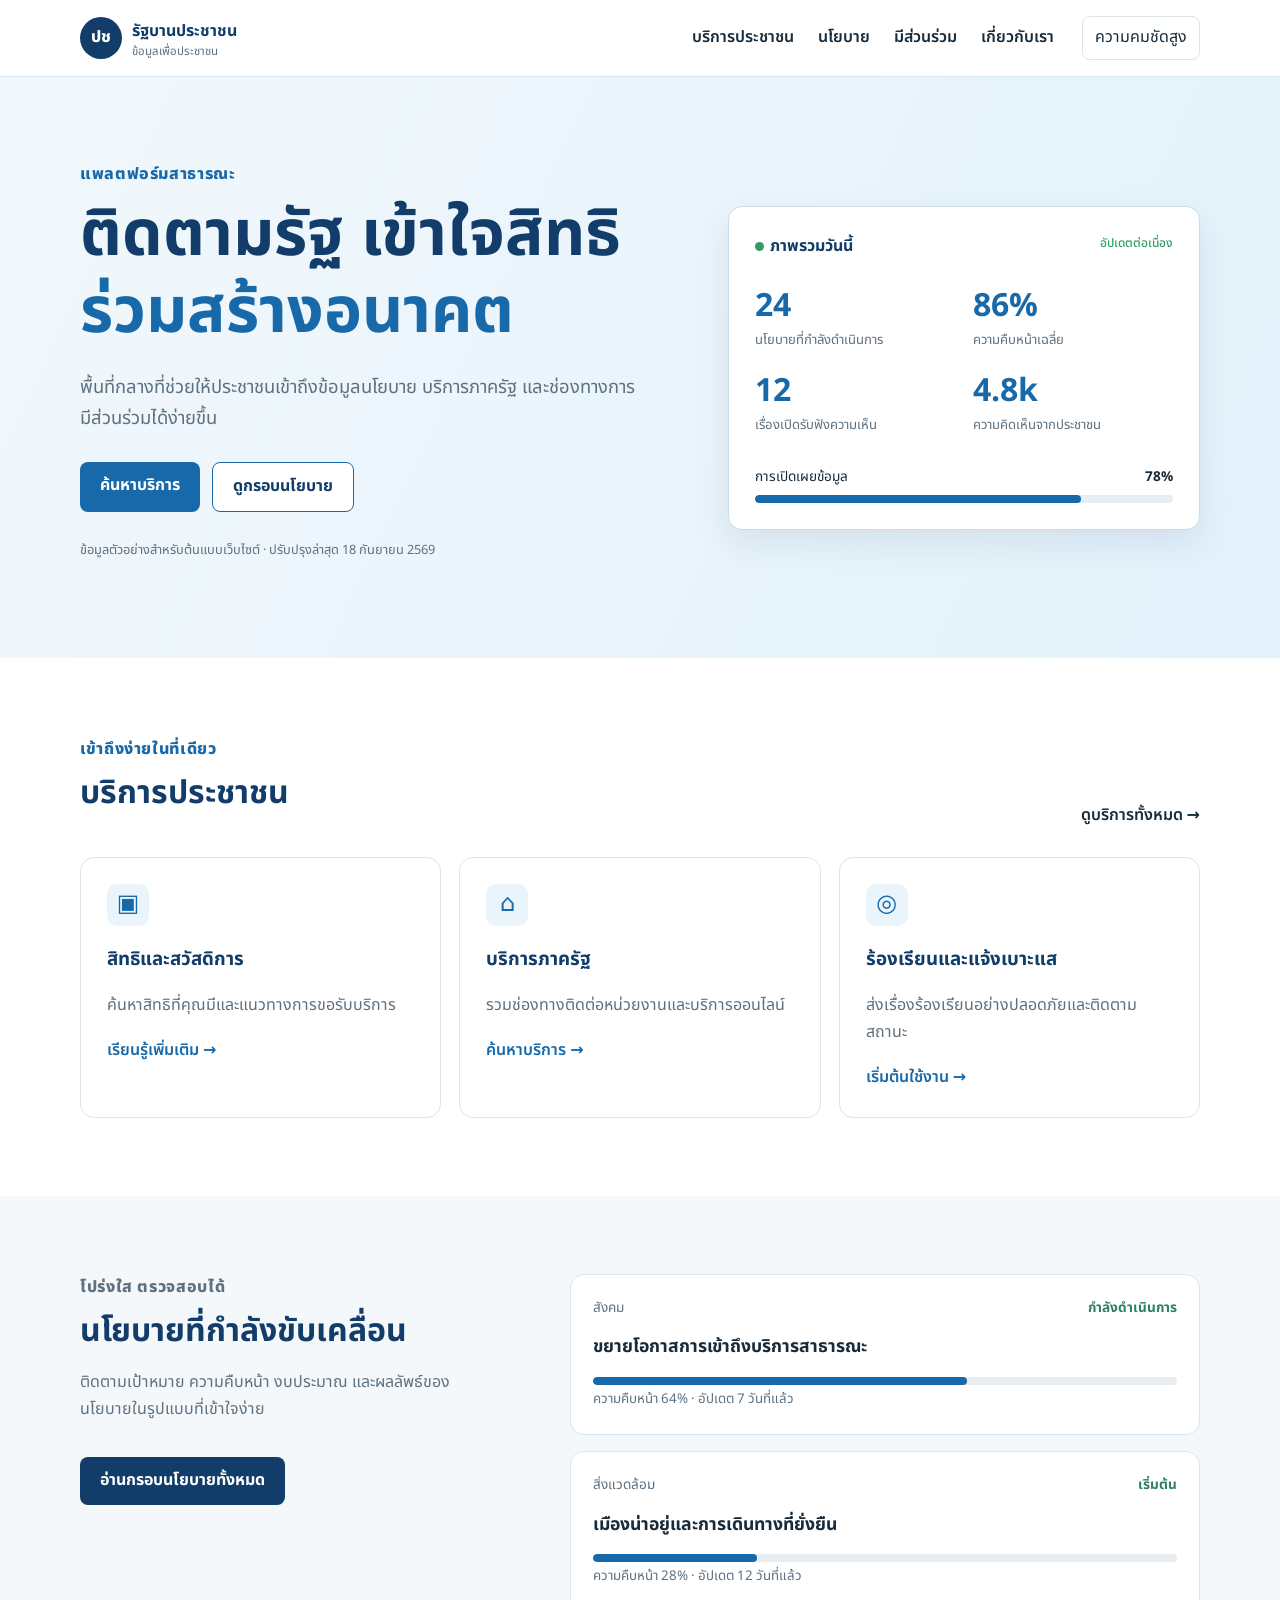
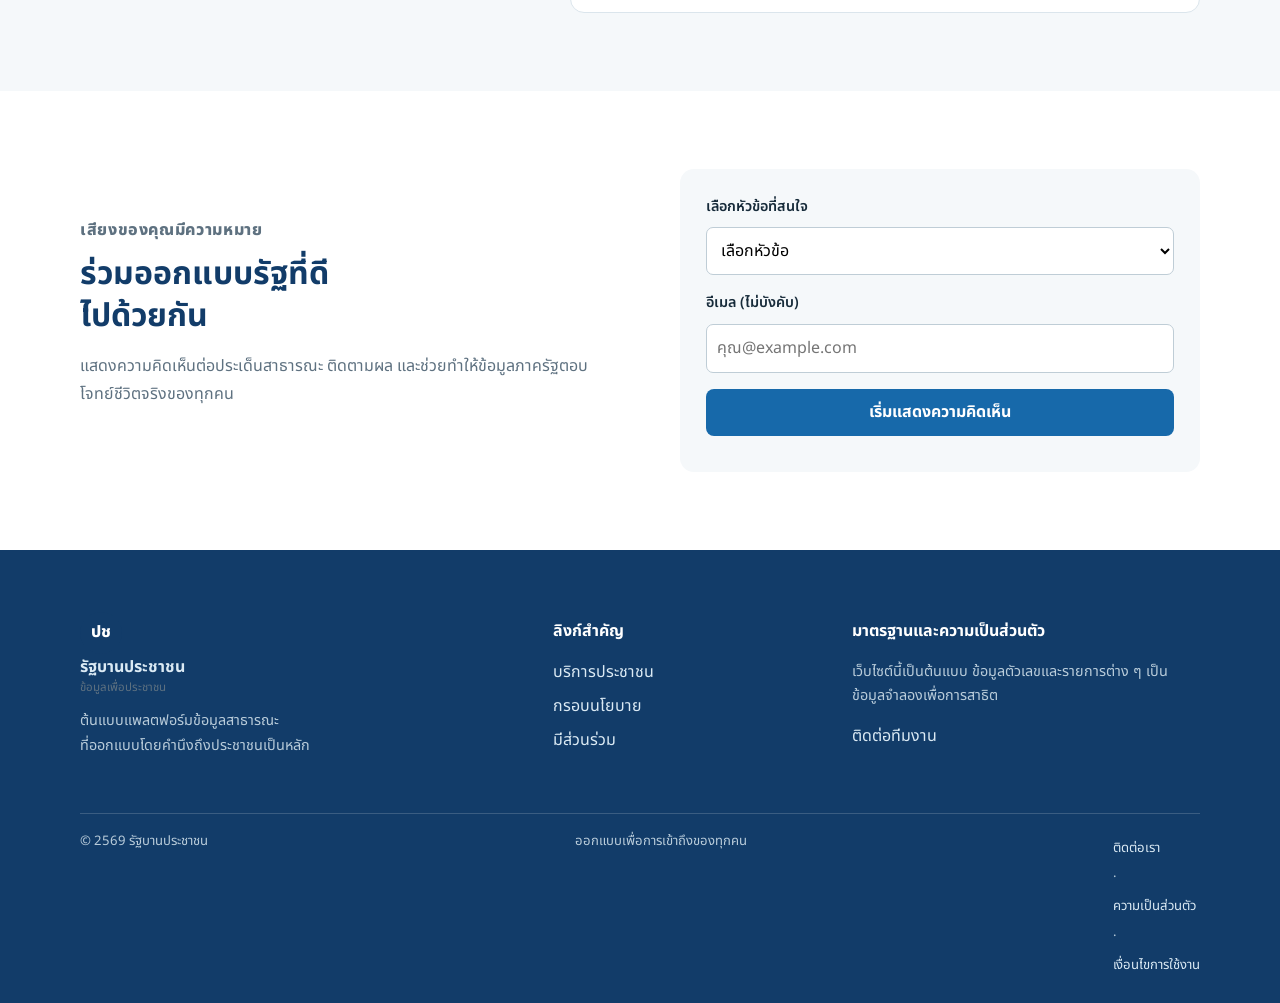
<file: index.html>
<!doctype html>
<html lang="th">
<head>
  <meta charset="utf-8">
  <meta name="viewport" content="width=device-width, initial-scale=1">
  <meta name="description" content="รัฐบานประชาชน พื้นที่ข้อมูลสาธารณะสำหรับติดตามนโยบาย บริการ และการมีส่วนร่วมของประชาชน">
  <meta name="theme-color" content="#123c69">
  <title>รัฐบานประชาชน | ข้อมูลเพื่อประชาชน</title>
  <link rel="preconnect" href="https://fonts.googleapis.com">
  <link rel="preconnect" href="https://fonts.gstatic.com" crossorigin>
  <link href="https://fonts.googleapis.com/css2?family=Noto+Sans+Thai:wght@400;500;600;700;800&display=swap" rel="stylesheet">
  <link rel="stylesheet" href="styles.css">
</head>
<body>
  <a class="skip-link" href="#main-content">ข้ามไปยังเนื้อหาหลัก</a>
  <header class="site-header">
    <div class="container header-inner">
      <a class="brand" href="index.html" aria-label="รัฐบานประชาชน หน้าหลัก"><span class="brand-mark" aria-hidden="true">ปช</span><span><strong>รัฐบานประชาชน</strong><small>ข้อมูลเพื่อประชาชน</small></span></a>
      <button class="menu-toggle" type="button" aria-expanded="false" aria-controls="primary-nav">เมนู</button>
      <nav id="primary-nav" class="primary-nav" aria-label="เมนูหลัก"><a href="#services">บริการประชาชน</a><a href="#policies">นโยบาย</a><a href="#participate">มีส่วนร่วม</a><a href="#about">เกี่ยวกับเรา</a></nav>
      <button class="contrast-toggle" type="button" aria-pressed="false">ความคมชัดสูง</button>
    </div>
  </header>
  <main id="main-content">
    <section class="hero"><div class="container hero-grid"><div><p class="eyebrow">แพลตฟอร์มสาธารณะ</p><h1>ติดตามรัฐ เข้าใจสิทธิ<br><span>ร่วมสร้างอนาคต</span></h1><p class="hero-copy">พื้นที่กลางที่ช่วยให้ประชาชนเข้าถึงข้อมูลนโยบาย บริการภาครัฐ และช่องทางการมีส่วนร่วมได้ง่ายขึ้น</p><div class="hero-actions"><a class="button button-primary" href="#services">ค้นหาบริการ</a><a class="button button-secondary" href="policies.html">ดูกรอบนโยบาย</a></div><p class="last-updated">ข้อมูลตัวอย่างสำหรับต้นแบบเว็บไซต์ · ปรับปรุงล่าสุด 18 กันยายน 2569</p></div><div class="hero-card" aria-label="ภาพรวมข้อมูลตัวอย่าง"><div class="card-heading"><span class="status-dot"></span>ภาพรวมวันนี้ <span class="live-label">อัปเดตต่อเนื่อง</span></div><div class="metric-grid"><div><strong>24</strong><span>นโยบายที่กำลังดำเนินการ</span></div><div><strong>86%</strong><span>ความคืบหน้าเฉลี่ย</span></div><div><strong>12</strong><span>เรื่องเปิดรับฟังความเห็น</span></div><div><strong>4.8k</strong><span>ความคิดเห็นจากประชาชน</span></div></div><div class="progress-row"><span>การเปิดเผยข้อมูล</span><strong>78%</strong></div><div class="progress"><span style="width:78%"></span></div></div></div></section>
    <section class="section" id="services"><div class="container"><div class="section-heading"><div><p class="eyebrow">เข้าถึงง่ายในที่เดียว</p><h2>บริการประชาชน</h2></div><a class="text-link" href="#services">ดูบริการทั้งหมด →</a></div><div class="service-grid"><a class="service-card" href="#participate"><span class="icon" aria-hidden="true">▣</span><h3>สิทธิและสวัสดิการ</h3><p>ค้นหาสิทธิที่คุณมีและแนวทางการขอรับบริการ</p><span class="card-link">เรียนรู้เพิ่มเติม →</span></a><a class="service-card" href="#participate"><span class="icon" aria-hidden="true">⌂</span><h3>บริการภาครัฐ</h3><p>รวมช่องทางติดต่อหน่วยงานและบริการออนไลน์</p><span class="card-link">ค้นหาบริการ →</span></a><a class="service-card" href="#participate"><span class="icon" aria-hidden="true">◎</span><h3>ร้องเรียนและแจ้งเบาะแส</h3><p>ส่งเรื่องร้องเรียนอย่างปลอดภัยและติดตามสถานะ</p><span class="card-link">เริ่มต้นใช้งาน →</span></a></div></div></section>
    <section class="section section-muted" id="policies"><div class="container two-column"><div><p class="eyebrow">โปร่งใส ตรวจสอบได้</p><h2>นโยบายที่กำลังขับเคลื่อน</h2><p>ติดตามเป้าหมาย ความคืบหน้า งบประมาณ และผลลัพธ์ของนโยบายในรูปแบบที่เข้าใจง่าย</p><a class="button button-dark" href="policies.html">อ่านกรอบนโยบายทั้งหมด</a></div><div class="policy-list"><article class="policy-item"><div class="policy-top"><span>สังคม</span><strong>กำลังดำเนินการ</strong></div><h3>ขยายโอกาสการเข้าถึงบริการสาธารณะ</h3><div class="progress"><span style="width:64%"></span></div><small>ความคืบหน้า 64% · อัปเดต 7 วันที่แล้ว</small></article><article class="policy-item"><div class="policy-top"><span>สิ่งแวดล้อม</span><strong>เริ่มต้น</strong></div><h3>เมืองน่าอยู่และการเดินทางที่ยั่งยืน</h3><div class="progress"><span style="width:28%"></span></div><small>ความคืบหน้า 28% · อัปเดต 12 วันที่แล้ว</small></article></div></div></section>
    <section class="section" id="participate"><div class="container participation"><div><p class="eyebrow">เสียงของคุณมีความหมาย</p><h2>ร่วมออกแบบรัฐที่ดี<br>ไปด้วยกัน</h2><p>แสดงความคิดเห็นต่อประเด็นสาธารณะ ติดตามผล และช่วยทำให้ข้อมูลภาครัฐตอบโจทย์ชีวิตจริงของทุกคน</p></div><form class="feedback-form" id="feedback-form"><label for="topic">เลือกหัวข้อที่สนใจ</label><select id="topic" required><option value="">เลือกหัวข้อ</option><option>บริการสาธารณะ</option><option>สิ่งแวดล้อม</option><option>เศรษฐกิจและอาชีพ</option><option>สวัสดิการสังคม</option></select><label for="email">อีเมล (ไม่บังคับ)</label><input id="email" type="email" placeholder="คุณ@example.com"><button class="button button-primary" type="submit">เริ่มแสดงความคิดเห็น</button><p class="form-note" id="form-message" role="status"></p></form></div></section>
  </main>
  <footer class="site-footer" id="about"><div class="container footer-grid"><div><a class="brand footer-brand" href="index.html"><span class="brand-mark" aria-hidden="true">ปช</span><span><strong>รัฐบานประชาชน</strong><small>ข้อมูลเพื่อประชาชน</small></span></a><p>ต้นแบบแพลตฟอร์มข้อมูลสาธารณะ<br>ที่ออกแบบโดยคำนึงถึงประชาชนเป็นหลัก</p></div><div><h2>ลิงก์สำคัญ</h2><a href="#services">บริการประชาชน</a><a href="policies.html">กรอบนโยบาย</a><a href="#participate">มีส่วนร่วม</a></div><div><h2>มาตรฐานและความเป็นส่วนตัว</h2><p>เว็บไซต์นี้เป็นต้นแบบ ข้อมูลตัวเลขและรายการต่าง ๆ เป็นข้อมูลจำลองเพื่อการสาธิต</p><a href="mailto:contact@example.com">ติดต่อทีมงาน</a></div></div><div class="container footer-bottom"><span>© 2569 รัฐบานประชาชน</span><span>ออกแบบเพื่อการเข้าถึงของทุกคน</span></div></footer>
  <script src="app.js"></script>
</body>
</html>
</file>
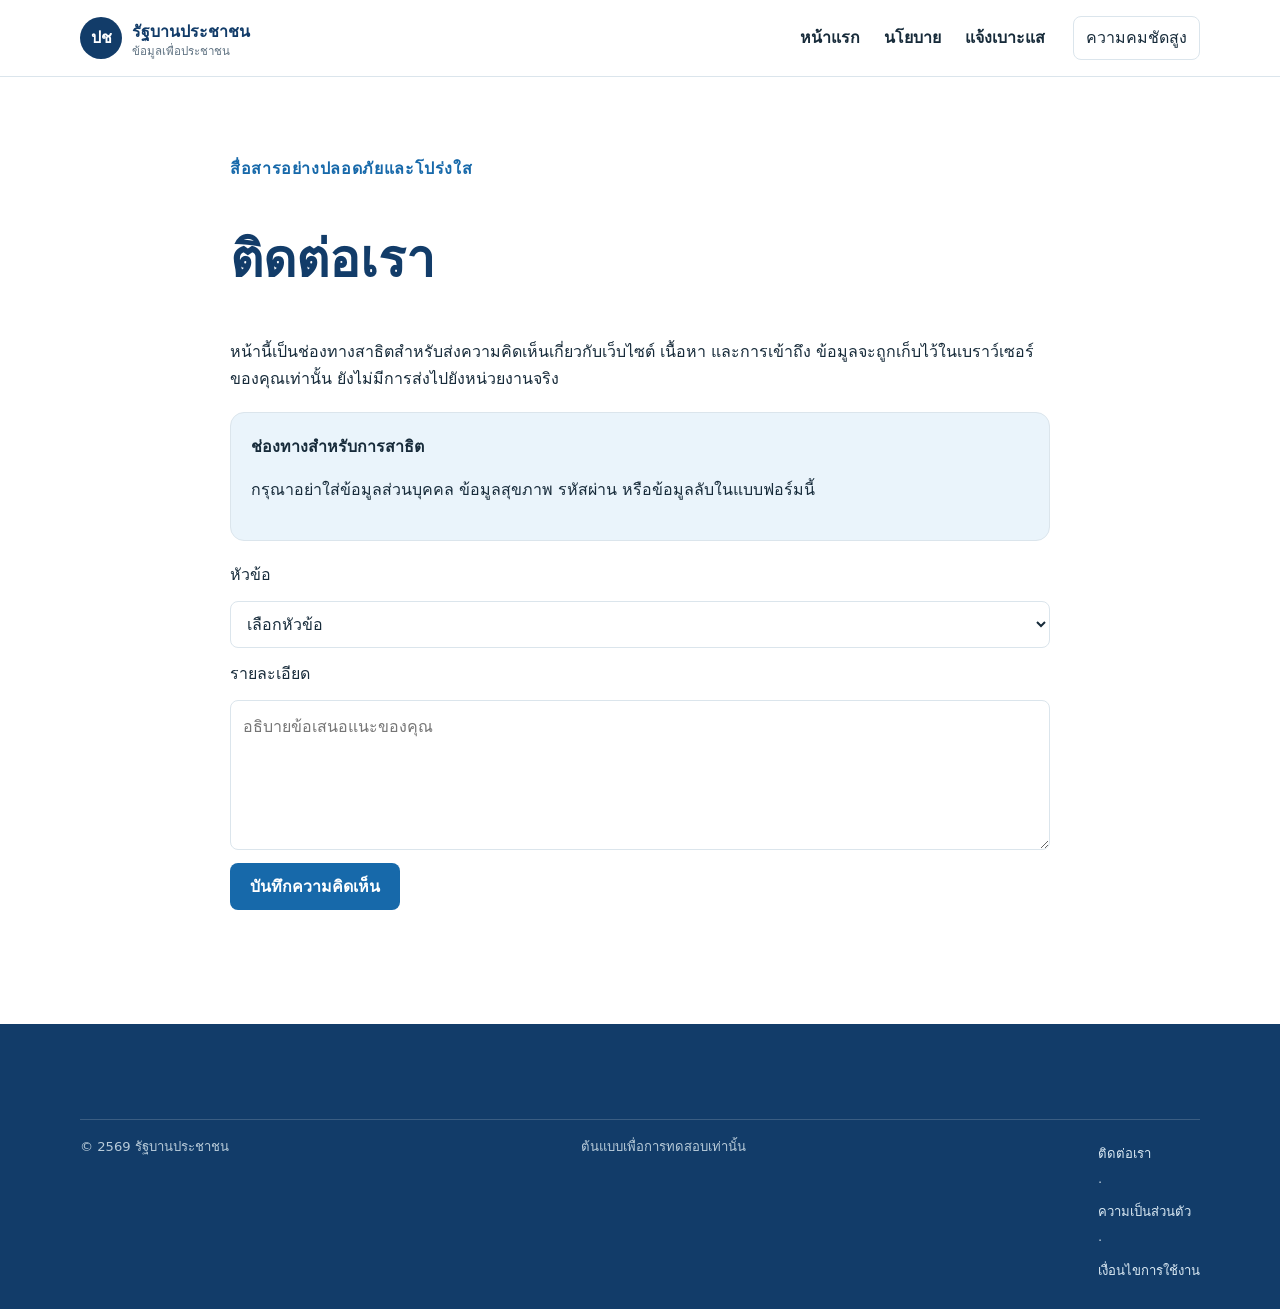
<file: contact.html>
<!doctype html>
<html lang="th">
<head>
  <meta charset="utf-8"><meta name="viewport" content="width=device-width, initial-scale=1">
  <meta name="description" content="ช่องทางติดต่อและเสนอความคิดเห็นต่อรัฐบานประชาชน">
  <title>ติดต่อเรา | รัฐบานประชาชน</title>
  <link rel="stylesheet" href="styles.css">
  <style>.simple-page{max-width:820px}.simple-page h1{color:var(--navy);font-size:clamp(2rem,4vw,3.2rem)}.simple-page h2{color:var(--navy);margin-top:2rem}.contact-card{background:var(--sky);border:1px solid var(--line);border-radius:var(--radius);padding:1.25rem;margin:1.25rem 0}.contact-form{display:grid;gap:.8rem}.contact-form input,.contact-form textarea,.contact-form select{font:inherit;border:1px solid var(--line);border-radius:8px;padding:.75rem;background:var(--white);color:var(--ink)}.contact-form textarea{min-height:150px}.contact-form button{justify-self:start;border:0;cursor:pointer}.form-note{min-height:1.5em}</style>
</head>
<body>
<a class="skip-link" href="#main-content">ข้ามไปยังเนื้อหาหลัก</a>
<header class="site-header"><div class="container header-inner"><a class="brand" href="index.html" aria-label="รัฐบานประชาชน หน้าหลัก"><span class="brand-mark" aria-hidden="true">ปช</span><span><strong>รัฐบานประชาชน</strong><small>ข้อมูลเพื่อประชาชน</small></span></a><button class="menu-toggle" type="button" aria-expanded="false" aria-controls="primary-nav">เมนู</button><nav id="primary-nav" class="primary-nav" aria-label="เมนูหลัก"><a href="index.html">หน้าแรก</a><a href="policies.html">นโยบาย</a><a href="report.html">แจ้งเบาะแส</a></nav><button class="contrast-toggle" type="button" aria-pressed="false">ความคมชัดสูง</button></div></header>
<main id="main-content" class="section"><div class="container simple-page"><p class="eyebrow">สื่อสารอย่างปลอดภัยและโปร่งใส</p><h1>ติดต่อเรา</h1><p>หน้านี้เป็นช่องทางสาธิตสำหรับส่งความคิดเห็นเกี่ยวกับเว็บไซต์ เนื้อหา และการเข้าถึง ข้อมูลจะถูกเก็บไว้ในเบราว์เซอร์ของคุณเท่านั้น ยังไม่มีการส่งไปยังหน่วยงานจริง</p><div class="contact-card"><strong>ช่องทางสำหรับการสาธิต</strong><p>กรุณาอย่าใส่ข้อมูลส่วนบุคคล ข้อมูลสุขภาพ รหัสผ่าน หรือข้อมูลลับในแบบฟอร์มนี้</p></div><form class="contact-form" id="feedback-form"><label for="topic">หัวข้อ</label><select id="topic" required><option value="">เลือกหัวข้อ</option><option>ข้อเสนอแนะเกี่ยวกับเว็บไซต์</option><option>การเข้าถึงสำหรับทุกคน</option><option>เนื้อหาและข้อมูลนโยบาย</option><option>รายงานปัญหาทางเทคนิค</option></select><label for="contact-message">รายละเอียด</label><textarea id="contact-message" maxlength="2000" required placeholder="อธิบายข้อเสนอแนะของคุณ"></textarea><button class="button button-primary" type="submit">บันทึกความคิดเห็น</button><p id="form-message" class="form-note" role="status" aria-live="polite"></p></form></div></main>
<footer class="site-footer"><div class="container footer-bottom"><span>© 2569 รัฐบานประชาชน</span><span>ต้นแบบเพื่อการทดสอบเท่านั้น</span></div></footer><script src="app.js"></script>
</body></html>
</file>
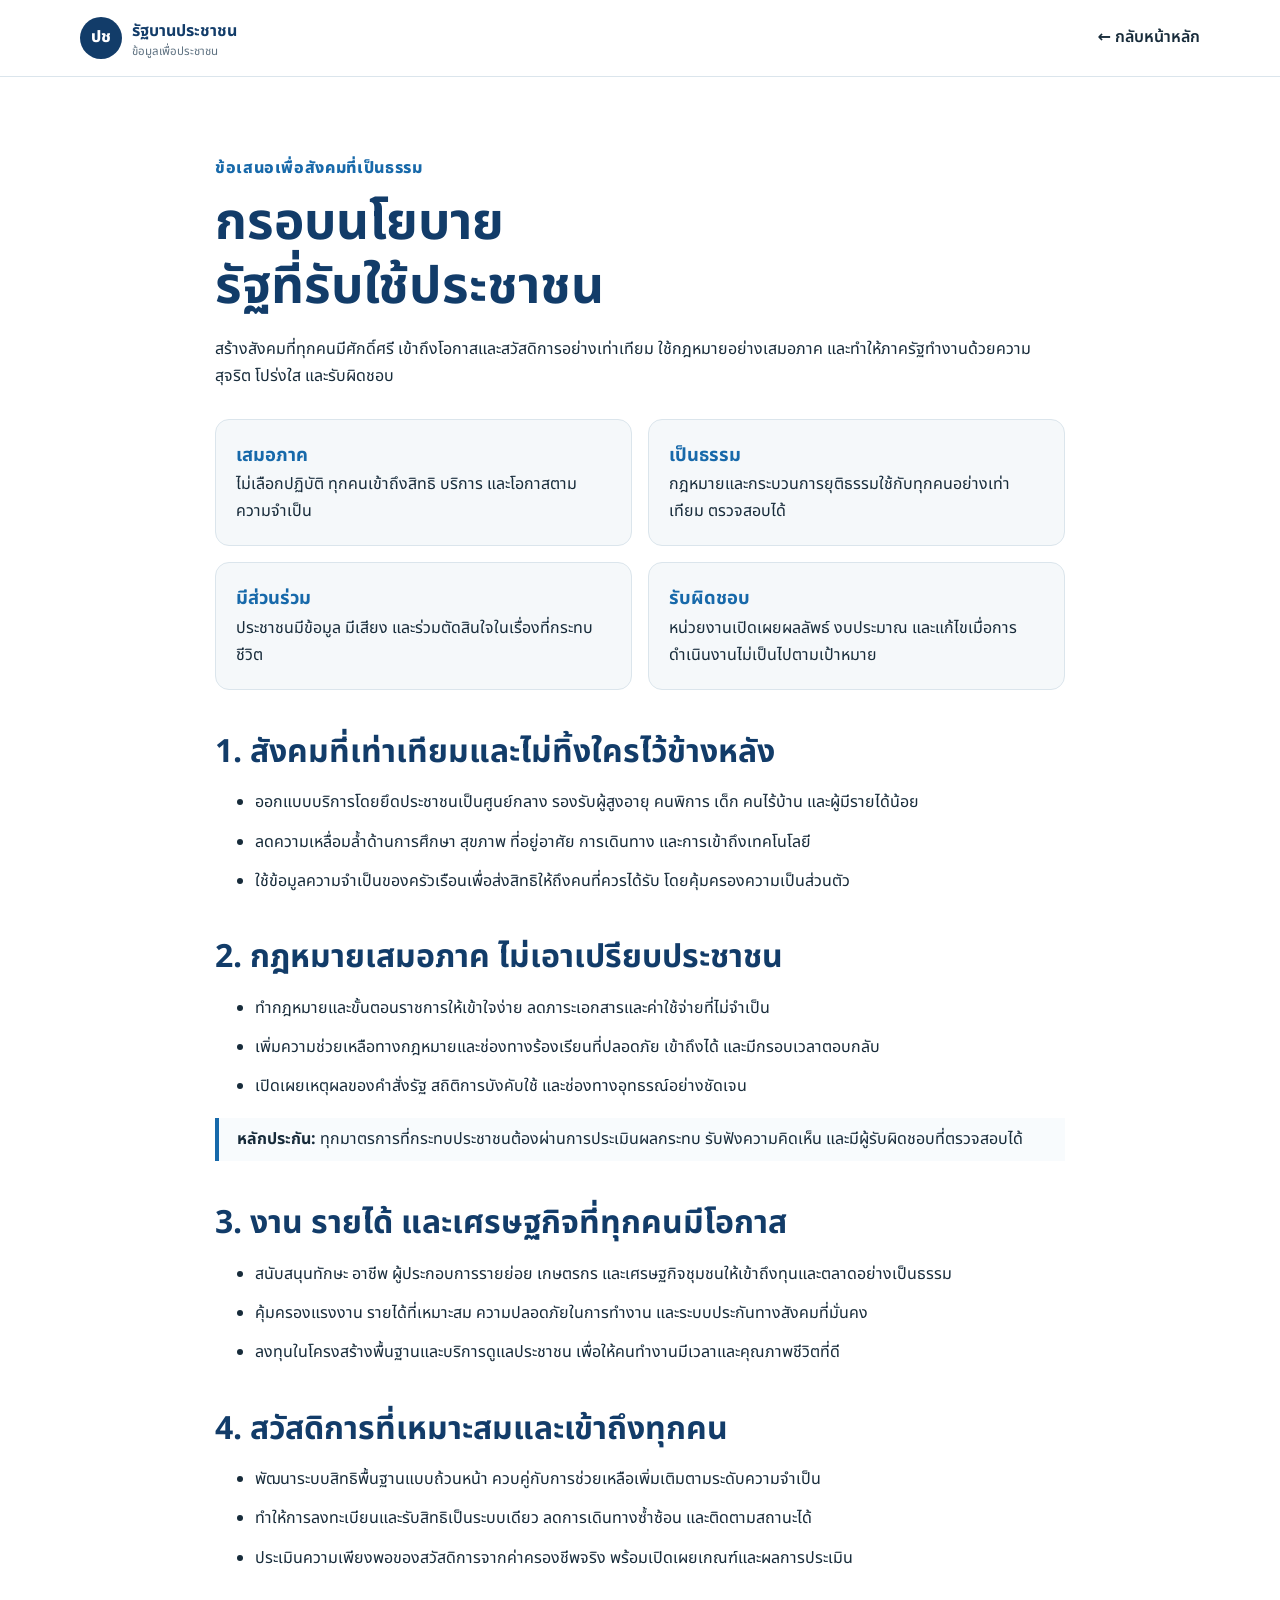
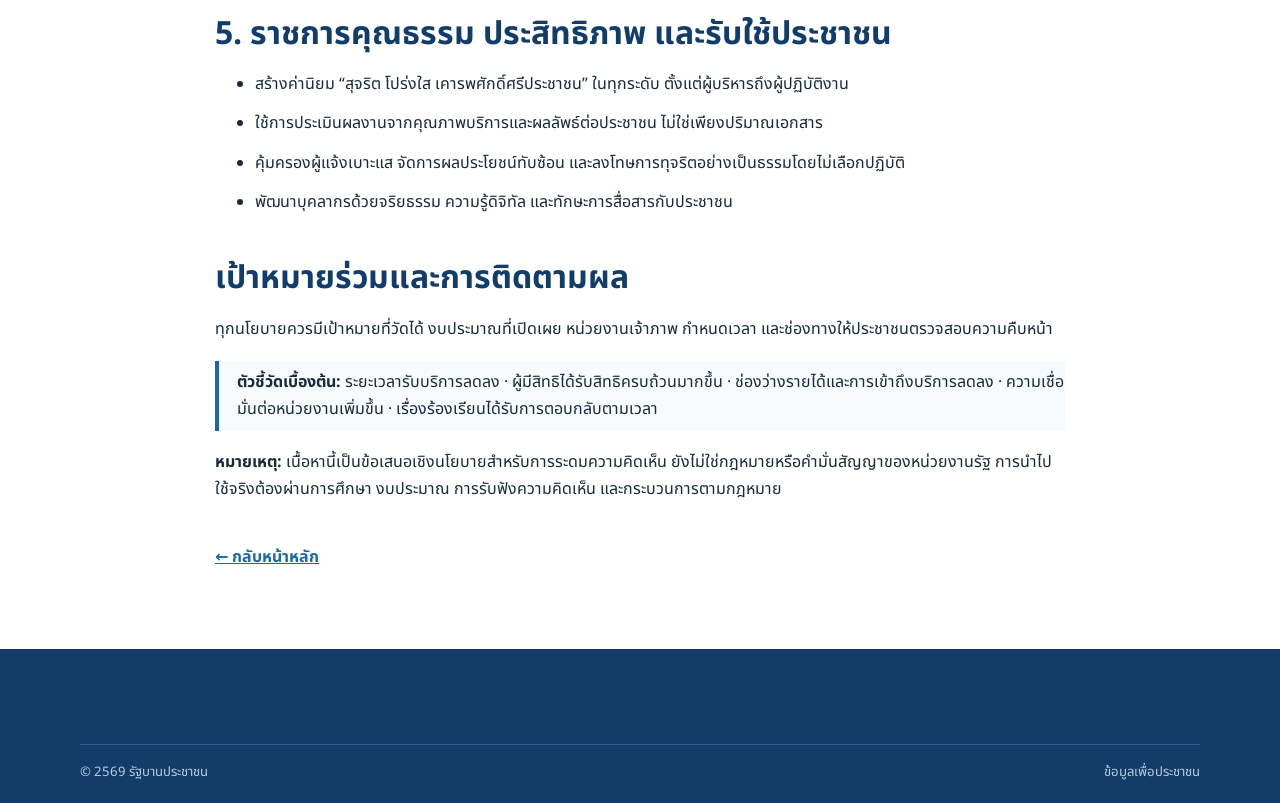
<file: policies.html>
<!doctype html>
<html lang="th">
<head>
  <meta charset="utf-8">
  <meta name="viewport" content="width=device-width, initial-scale=1">
  <meta name="description" content="กรอบนโยบายรัฐบานประชาชน: สังคมที่เท่าเทียม กฎหมายเป็นธรรม เศรษฐกิจที่มีรายได้ และราชการที่มีคุณธรรม">
  <title>กรอบนโยบาย | รัฐบานประชาชน</title>
  <link rel="preconnect" href="https://fonts.googleapis.com"><link rel="preconnect" href="https://fonts.gstatic.com" crossorigin><link href="https://fonts.googleapis.com/css2?family=Noto+Sans+Thai:wght@400;500;600;700;800&display=swap" rel="stylesheet"><link rel="stylesheet" href="styles.css">
  <style>.policy-page{max-width:850px}.policy-page h1{font-size:clamp(2rem,4vw,3.3rem);line-height:1.25;color:var(--navy);margin:10px 0 16px}.policy-page h2{margin-top:42px}..policy-page h3{color:var(--navy);margin-bottom:4px}..policy-intro{font-size:1.1rem;color:var(--muted)}.policy-principles{display:grid;grid-template-columns:1fr 1fr;gap:16px;margin-top:28px}.principle{background:#f5f8fa;border:1px solid var(--line);border-radius:var(--radius);padding:20px}.principle strong{display:block;color:var(--blue);font-size:1.15rem}.policy-page li{margin:12px 0}.measure{border-left:4px solid var(--blue);padding:8px 0 8px 18px;margin:18px 0;background:#f8fbfd}.back-link{display:inline-block;margin-top:24px;color:var(--blue);font-weight:700}@media(max-width:650px){.policy-principles{grid-template-columns:1fr}}</style>
</head>
<body>
  <a class="skip-link" href="#main-content">ข้ามไปยังเนื้อหาหลัก</a>
  <header class="site-header"><div class="container header-inner"><a class="brand" href="index.html" aria-label="รัฐบานประชาชน หน้าหลัก"><span class="brand-mark" aria-hidden="true">ปช</span><span><strong>รัฐบานประชาชน</strong><small>ข้อมูลเพื่อประชาชน</small></span></a><a class="text-link" href="index.html">← กลับหน้าหลัก</a></div></header>
  <main id="main-content" class="section"><div class="container policy-page">
    <p class="eyebrow">ข้อเสนอเพื่อสังคมที่เป็นธรรม</p><h1>กรอบนโยบาย<br><span>รัฐที่รับใช้ประชาชน</span></h1><p class="policy-intro">สร้างสังคมที่ทุกคนมีศักดิ์ศรี เข้าถึงโอกาสและสวัสดิการอย่างเท่าเทียม ใช้กฎหมายอย่างเสมอภาค และทำให้ภาครัฐทำงานด้วยความสุจริต โปร่งใส และรับผิดชอบ</p>
    <div class="policy-principles"><div class="principle"><strong>เสมอภาค</strong>ไม่เลือกปฏิบัติ ทุกคนเข้าถึงสิทธิ บริการ และโอกาสตามความจำเป็น</div><div class="principle"><strong>เป็นธรรม</strong>กฎหมายและกระบวนการยุติธรรมใช้กับทุกคนอย่างเท่าเทียม ตรวจสอบได้</div><div class="principle"><strong>มีส่วนร่วม</strong>ประชาชนมีข้อมูล มีเสียง และร่วมตัดสินใจในเรื่องที่กระทบชีวิต</div><div class="principle"><strong>รับผิดชอบ</strong>หน่วยงานเปิดเผยผลลัพธ์ งบประมาณ และแก้ไขเมื่อการดำเนินงานไม่เป็นไปตามเป้าหมาย</div></div>
    <h2>1. สังคมที่เท่าเทียมและไม่ทิ้งใครไว้ข้างหลัง</h2><ul><li>ออกแบบบริการโดยยึดประชาชนเป็นศูนย์กลาง รองรับผู้สูงอายุ คนพิการ เด็ก คนไร้บ้าน และผู้มีรายได้น้อย</li><li>ลดความเหลื่อมล้ำด้านการศึกษา สุขภาพ ที่อยู่อาศัย การเดินทาง และการเข้าถึงเทคโนโลยี</li><li>ใช้ข้อมูลความจำเป็นของครัวเรือนเพื่อส่งสิทธิให้ถึงคนที่ควรได้รับ โดยคุ้มครองความเป็นส่วนตัว</li></ul>
    <h2>2. กฎหมายเสมอภาค ไม่เอาเปรียบประชาชน</h2><ul><li>ทำกฎหมายและขั้นตอนราชการให้เข้าใจง่าย ลดภาระเอกสารและค่าใช้จ่ายที่ไม่จำเป็น</li><li>เพิ่มความช่วยเหลือทางกฎหมายและช่องทางร้องเรียนที่ปลอดภัย เข้าถึงได้ และมีกรอบเวลาตอบกลับ</li><li>เปิดเผยเหตุผลของคำสั่งรัฐ สถิติการบังคับใช้ และช่องทางอุทธรณ์อย่างชัดเจน</li></ul><div class="measure"><strong>หลักประกัน:</strong> ทุกมาตรการที่กระทบประชาชนต้องผ่านการประเมินผลกระทบ รับฟังความคิดเห็น และมีผู้รับผิดชอบที่ตรวจสอบได้</div>
    <h2>3. งาน รายได้ และเศรษฐกิจที่ทุกคนมีโอกาส</h2><ul><li>สนับสนุนทักษะ อาชีพ ผู้ประกอบการรายย่อย เกษตรกร และเศรษฐกิจชุมชนให้เข้าถึงทุนและตลาดอย่างเป็นธรรม</li><li>คุ้มครองแรงงาน รายได้ที่เหมาะสม ความปลอดภัยในการทำงาน และระบบประกันทางสังคมที่มั่นคง</li><li>ลงทุนในโครงสร้างพื้นฐานและบริการดูแลประชาชน เพื่อให้คนทำงานมีเวลาและคุณภาพชีวิตที่ดี</li></ul>
    <h2>4. สวัสดิการที่เหมาะสมและเข้าถึงทุกคน</h2><ul><li>พัฒนาระบบสิทธิพื้นฐานแบบถ้วนหน้า ควบคู่กับการช่วยเหลือเพิ่มเติมตามระดับความจำเป็น</li><li>ทำให้การลงทะเบียนและรับสิทธิเป็นระบบเดียว ลดการเดินทางซ้ำซ้อน และติดตามสถานะได้</li><li>ประเมินความเพียงพอของสวัสดิการจากค่าครองชีพจริง พร้อมเปิดเผยเกณฑ์และผลการประเมิน</li></ul>
    <h2>5. ราชการคุณธรรม ประสิทธิภาพ และรับใช้ประชาชน</h2><ul><li>สร้างค่านิยม “สุจริต โปร่งใส เคารพศักดิ์ศรีประชาชน” ในทุกระดับ ตั้งแต่ผู้บริหารถึงผู้ปฏิบัติงาน</li><li>ใช้การประเมินผลงานจากคุณภาพบริการและผลลัพธ์ต่อประชาชน ไม่ใช่เพียงปริมาณเอกสาร</li><li>คุ้มครองผู้แจ้งเบาะแส จัดการผลประโยชน์ทับซ้อน และลงโทษการทุจริตอย่างเป็นธรรมโดยไม่เลือกปฏิบัติ</li><li>พัฒนาบุคลากรด้วยจริยธรรม ความรู้ดิจิทัล และทักษะการสื่อสารกับประชาชน</li></ul>
    <h2>เป้าหมายร่วมและการติดตามผล</h2><p>ทุกนโยบายควรมีเป้าหมายที่วัดได้ งบประมาณที่เปิดเผย หน่วยงานเจ้าภาพ กำหนดเวลา และช่องทางให้ประชาชนตรวจสอบความคืบหน้า</p><div class="measure"><strong>ตัวชี้วัดเบื้องต้น:</strong> ระยะเวลารับบริการลดลง · ผู้มีสิทธิได้รับสิทธิครบถ้วนมากขึ้น · ช่องว่างรายได้และการเข้าถึงบริการลดลง · ความเชื่อมั่นต่อหน่วยงานเพิ่มขึ้น · เรื่องร้องเรียนได้รับการตอบกลับตามเวลา</div><p><strong>หมายเหตุ:</strong> เนื้อหานี้เป็นข้อเสนอเชิงนโยบายสำหรับการระดมความคิดเห็น ยังไม่ใช่กฎหมายหรือคำมั่นสัญญาของหน่วยงานรัฐ การนำไปใช้จริงต้องผ่านการศึกษา งบประมาณ การรับฟังความคิดเห็น และกระบวนการตามกฎหมาย</p><a class="back-link" href="index.html">← กลับหน้าหลัก</a>
  </div></main>
  <footer class="site-footer"><div class="container footer-bottom"><span>© 2569 รัฐบานประชาชน</span><span>ข้อมูลเพื่อประชาชน</span></div></footer>
</body>
</html>
</file>
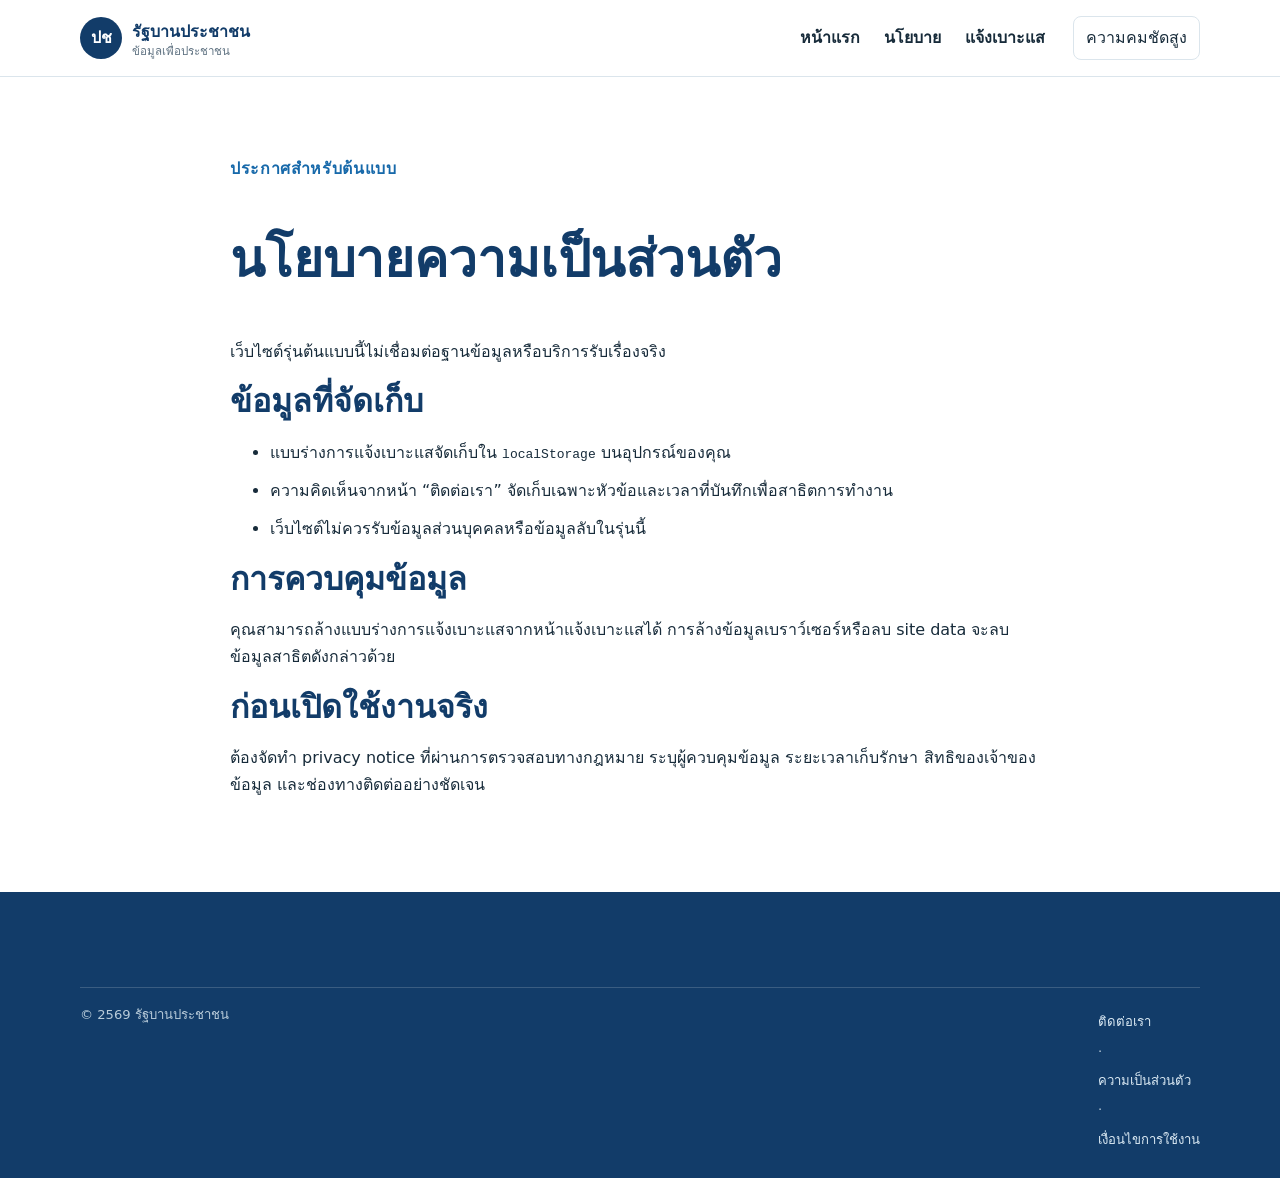
<file: privacy.html>
<!doctype html>
<html lang="th"><head><meta charset="utf-8"><meta name="viewport" content="width=device-width, initial-scale=1"><meta name="description" content="นโยบายความเป็นส่วนตัวของรัฐบานประชาชน"><title>ความเป็นส่วนตัว | รัฐบานประชาชน</title><link rel="stylesheet" href="styles.css"><style>.simple-page{max-width:820px}.simple-page h1,.simple-page h2{color:var(--navy)}.simple-page h1{font-size:clamp(2rem,4vw,3.2rem)}.simple-page li{margin:.7rem 0}</style></head>
<body><a class="skip-link" href="#main-content">ข้ามไปยังเนื้อหาหลัก</a><header class="site-header"><div class="container header-inner"><a class="brand" href="index.html"><span class="brand-mark" aria-hidden="true">ปช</span><span><strong>รัฐบานประชาชน</strong><small>ข้อมูลเพื่อประชาชน</small></span></a><button class="menu-toggle" type="button" aria-expanded="false" aria-controls="primary-nav">เมนู</button><nav id="primary-nav" class="primary-nav" aria-label="เมนูหลัก"><a href="index.html">หน้าแรก</a><a href="policies.html">นโยบาย</a><a href="report.html">แจ้งเบาะแส</a></nav><button class="contrast-toggle" type="button" aria-pressed="false">ความคมชัดสูง</button></div></header><main id="main-content" class="section"><div class="container simple-page"><p class="eyebrow">ประกาศสำหรับต้นแบบ</p><h1>นโยบายความเป็นส่วนตัว</h1><p>เว็บไซต์รุ่นต้นแบบนี้ไม่เชื่อมต่อฐานข้อมูลหรือบริการรับเรื่องจริง</p><h2>ข้อมูลที่จัดเก็บ</h2><ul><li>แบบร่างการแจ้งเบาะแสจัดเก็บใน <code>localStorage</code> บนอุปกรณ์ของคุณ</li><li>ความคิดเห็นจากหน้า “ติดต่อเรา” จัดเก็บเฉพาะหัวข้อและเวลาที่บันทึกเพื่อสาธิตการทำงาน</li><li>เว็บไซต์ไม่ควรรับข้อมูลส่วนบุคคลหรือข้อมูลลับในรุ่นนี้</li></ul><h2>การควบคุมข้อมูล</h2><p>คุณสามารถล้างแบบร่างการแจ้งเบาะแสจากหน้าแจ้งเบาะแสได้ การล้างข้อมูลเบราว์เซอร์หรือลบ site data จะลบข้อมูลสาธิตดังกล่าวด้วย</p><h2>ก่อนเปิดใช้งานจริง</h2><p>ต้องจัดทำ privacy notice ที่ผ่านการตรวจสอบทางกฎหมาย ระบุผู้ควบคุมข้อมูล ระยะเวลาเก็บรักษา สิทธิของเจ้าของข้อมูล และช่องทางติดต่ออย่างชัดเจน</p></div></main><footer class="site-footer"><div class="container footer-bottom"><span>© 2569 รัฐบานประชาชน</span></div></footer><script src="app.js"></script></body></html>
</file>
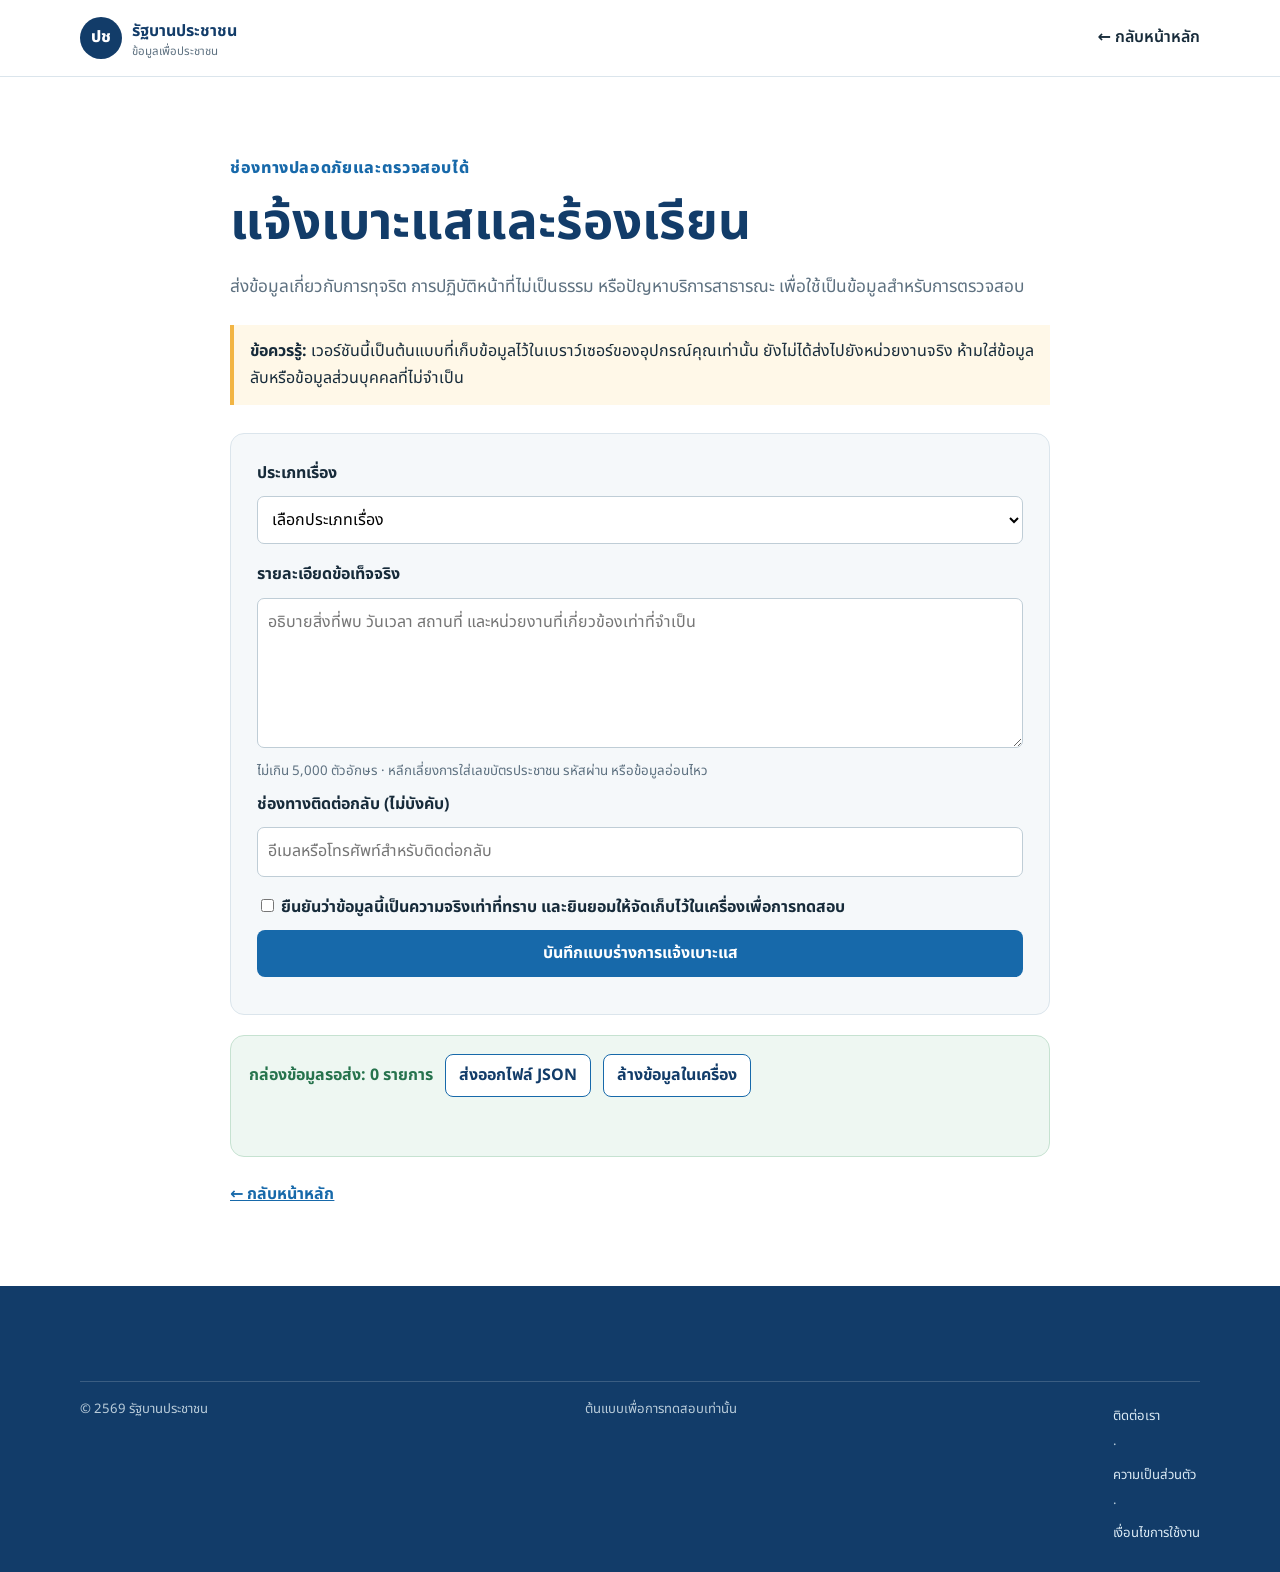
<file: report.html>
<!doctype html>
<html lang="th">
<head>
  <meta charset="utf-8">
  <meta name="viewport" content="width=device-width, initial-scale=1">
  <meta name="description" content="แบบฟอร์มแจ้งเบาะแสสำหรับต้นแบบรัฐบานประชาชน">
  <title>แจ้งเบาะแส | รัฐบานประชาชน</title>
  <link rel="preconnect" href="https://fonts.googleapis.com">
  <link rel="preconnect" href="https://fonts.gstatic.com" crossorigin>
  <link href="https://fonts.googleapis.com/css2?family=Noto+Sans+Thai:wght@400;500;600;700;800&display=swap" rel="stylesheet">
  <link rel="stylesheet" href="styles.css">
  <style>
    .report-page{max-width:820px}.report-page h1{font-size:clamp(2rem,4vw,3.2rem);line-height:1.25;color:var(--navy);margin:10px 0 14px}.report-intro{color:var(--muted);font-size:1.08rem}.report-form{display:grid;gap:9px;background:#f5f8fa;border:1px solid var(--line);border-radius:var(--radius);padding:26px;margin-top:28px}.report-form label{font-weight:700}.report-form input,.report-form select,.report-form textarea{font:inherit;padding:10px;border:1px solid #bfcdd6;border-radius:7px;background:#fff;margin-bottom:8px}.report-form textarea{min-height:150px;resize:vertical}.report-form small{color:var(--muted);margin-top:-5px}.notice{border-left:4px solid var(--accent);background:#fff8e8;padding:13px 16px;margin-top:22px}.buffer-panel{display:flex;flex-wrap:wrap;gap:12px;align-items:center;margin-top:20px;padding:18px;background:#eef7f2;border:1px solid #c6e2d1;border-radius:var(--radius)}.buffer-panel strong{color:#26734d}.buffer-panel .button{padding:7px 13px}.status{width:100%;color:#26734d;font-size:.9rem}.back-link{display:inline-block;margin-top:24px;color:var(--blue);font-weight:700}
  </style>
</head>
<body>
  <a class="skip-link" href="#main-content">ข้ามไปยังเนื้อหาหลัก</a>
  <header class="site-header"><div class="container header-inner"><a class="brand" href="index.html" aria-label="รัฐบานประชาชน หน้าหลัก"><span class="brand-mark" aria-hidden="true">ปช</span><span><strong>รัฐบานประชาชน</strong><small>ข้อมูลเพื่อประชาชน</small></span></a><a class="text-link" href="index.html">← กลับหน้าหลัก</a></div></header>
  <main id="main-content" class="section"><div class="container report-page">
    <p class="eyebrow">ช่องทางปลอดภัยและตรวจสอบได้</p>
    <h1>แจ้งเบาะแสและร้องเรียน</h1>
    <p class="report-intro">ส่งข้อมูลเกี่ยวกับการทุจริต การปฏิบัติหน้าที่ไม่เป็นธรรม หรือปัญหาบริการสาธารณะ เพื่อใช้เป็นข้อมูลสำหรับการตรวจสอบ</p>
    <div class="notice"><strong>ข้อควรรู้:</strong> เวอร์ชันนี้เป็นต้นแบบที่เก็บข้อมูลไว้ในเบราว์เซอร์ของอุปกรณ์คุณเท่านั้น ยังไม่ได้ส่งไปยังหน่วยงานจริง ห้ามใส่ข้อมูลลับหรือข้อมูลส่วนบุคคลที่ไม่จำเป็น</div>
    <form class="report-form" id="report-form">
      <label for="report-topic">ประเภทเรื่อง</label><select id="report-topic" required><option value="">เลือกประเภทเรื่อง</option><option>ทุจริตหรือเรียกรับผลประโยชน์</option><option>ปฏิบัติหน้าที่ไม่เป็นธรรม</option><option>บริการภาครัฐมีปัญหา</option><option>งบประมาณหรือโครงการที่ควรตรวจสอบ</option><option>อื่น ๆ</option></select>
      <label for="report-detail">รายละเอียดข้อเท็จจริง</label><textarea id="report-detail" maxlength="5000" required placeholder="อธิบายสิ่งที่พบ วันเวลา สถานที่ และหน่วยงานที่เกี่ยวข้องเท่าที่จำเป็น"></textarea><small>ไม่เกิน 5,000 ตัวอักษร · หลีกเลี่ยงการใส่เลขบัตรประชาชน รหัสผ่าน หรือข้อมูลอ่อนไหว</small>
      <label for="report-contact">ช่องทางติดต่อกลับ (ไม่บังคับ)</label><input id="report-contact" type="text" maxlength="200" placeholder="อีเมลหรือโทรศัพท์สำหรับติดต่อกลับ">
      <label><input id="report-consent" type="checkbox" required> ยืนยันว่าข้อมูลนี้เป็นความจริงเท่าที่ทราบ และยินยอมให้จัดเก็บไว้ในเครื่องเพื่อการทดสอบ</label>
      <button class="button button-primary" type="submit">บันทึกแบบร่างการแจ้งเบาะแส</button><p class="form-note" id="report-message" role="status"></p>
    </form>
    <div class="buffer-panel"><strong>กล่องข้อมูลรอส่ง: <span id="buffer-count">0</span> รายการ</strong><button class="button button-secondary" id="export-reports" type="button">ส่งออกไฟล์ JSON</button><button class="button button-secondary" id="clear-reports" type="button">ล้างข้อมูลในเครื่อง</button><p class="status" id="buffer-status" role="status"></p></div>
    <a class="back-link" href="index.html">← กลับหน้าหลัก</a>
  </div></main>
  <footer class="site-footer"><div class="container footer-bottom"><span>© 2569 รัฐบานประชาชน</span><span>ต้นแบบเพื่อการทดสอบเท่านั้น</span></div></footer>
  <script src="app.js"></script>
</body>
</html>
</file>
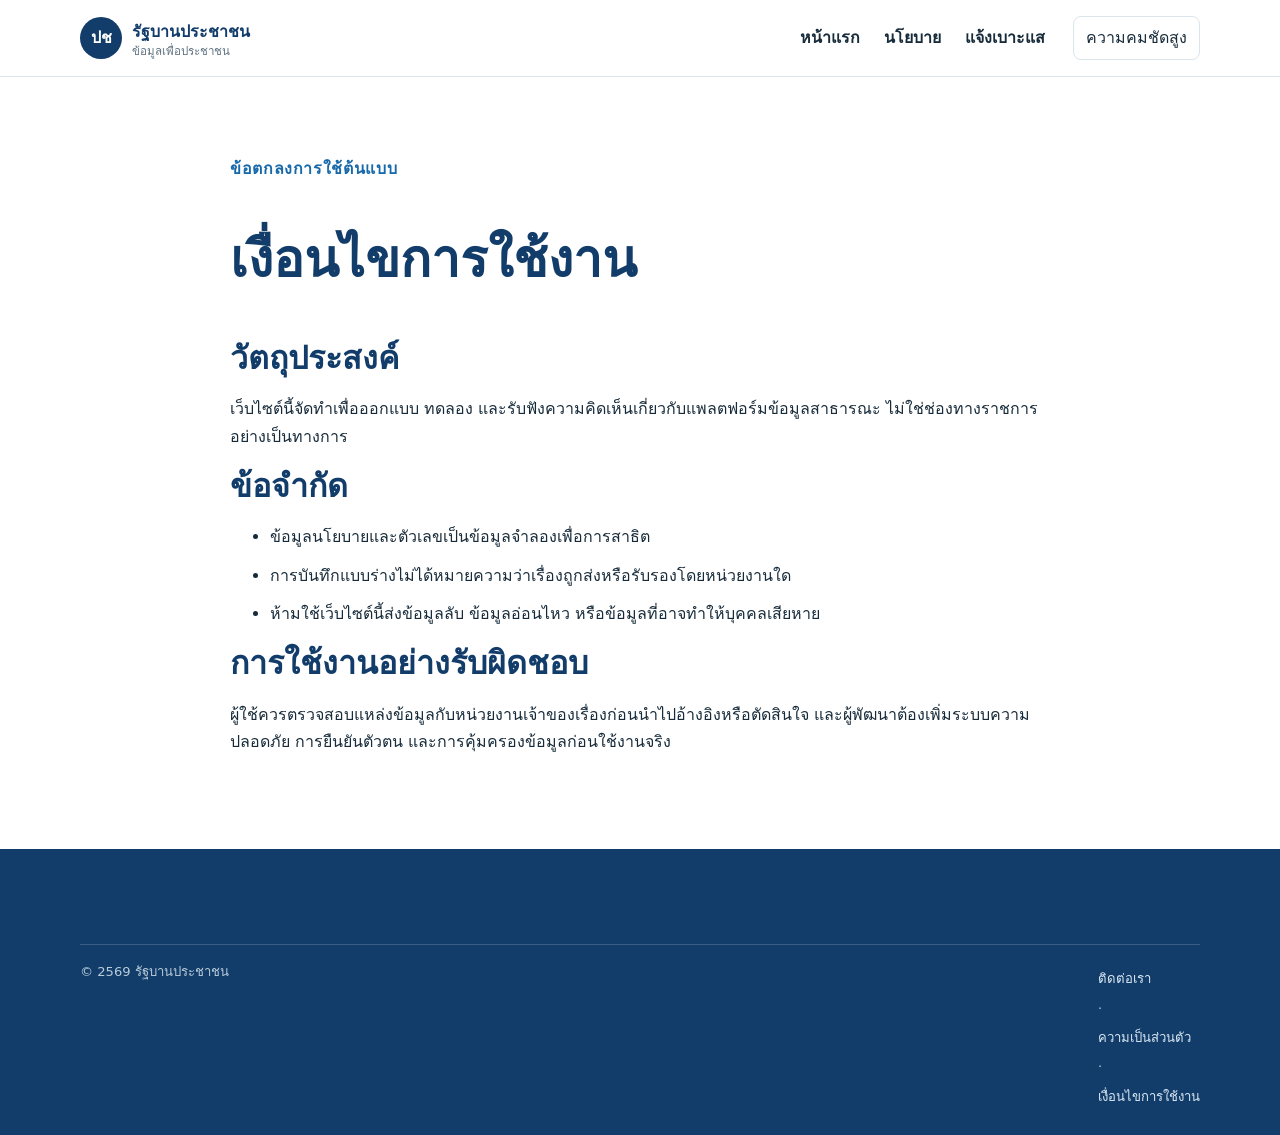
<file: terms.html>
<!doctype html>
<html lang="th"><head><meta charset="utf-8"><meta name="viewport" content="width=device-width, initial-scale=1"><meta name="description" content="เงื่อนไขการใช้งานรัฐบานประชาชน"><title>เงื่อนไขการใช้งาน | รัฐบานประชาชน</title><link rel="stylesheet" href="styles.css"><style>.simple-page{max-width:820px}.simple-page h1,.simple-page h2{color:var(--navy)}.simple-page h1{font-size:clamp(2rem,4vw,3.2rem)}.simple-page li{margin:.7rem 0}</style></head>
<body><a class="skip-link" href="#main-content">ข้ามไปยังเนื้อหาหลัก</a><header class="site-header"><div class="container header-inner"><a class="brand" href="index.html"><span class="brand-mark" aria-hidden="true">ปช</span><span><strong>รัฐบานประชาชน</strong><small>ข้อมูลเพื่อประชาชน</small></span></a><button class="menu-toggle" type="button" aria-expanded="false" aria-controls="primary-nav">เมนู</button><nav id="primary-nav" class="primary-nav" aria-label="เมนูหลัก"><a href="index.html">หน้าแรก</a><a href="policies.html">นโยบาย</a><a href="report.html">แจ้งเบาะแส</a></nav><button class="contrast-toggle" type="button" aria-pressed="false">ความคมชัดสูง</button></div></header><main id="main-content" class="section"><div class="container simple-page"><p class="eyebrow">ข้อตกลงการใช้ต้นแบบ</p><h1>เงื่อนไขการใช้งาน</h1><h2>วัตถุประสงค์</h2><p>เว็บไซต์นี้จัดทำเพื่อออกแบบ ทดลอง และรับฟังความคิดเห็นเกี่ยวกับแพลตฟอร์มข้อมูลสาธารณะ ไม่ใช่ช่องทางราชการอย่างเป็นทางการ</p><h2>ข้อจำกัด</h2><ul><li>ข้อมูลนโยบายและตัวเลขเป็นข้อมูลจำลองเพื่อการสาธิต</li><li>การบันทึกแบบร่างไม่ได้หมายความว่าเรื่องถูกส่งหรือรับรองโดยหน่วยงานใด</li><li>ห้ามใช้เว็บไซต์นี้ส่งข้อมูลลับ ข้อมูลอ่อนไหว หรือข้อมูลที่อาจทำให้บุคคลเสียหาย</li></ul><h2>การใช้งานอย่างรับผิดชอบ</h2><p>ผู้ใช้ควรตรวจสอบแหล่งข้อมูลกับหน่วยงานเจ้าของเรื่องก่อนนำไปอ้างอิงหรือตัดสินใจ และผู้พัฒนาต้องเพิ่มระบบความปลอดภัย การยืนยันตัวตน และการคุ้มครองข้อมูลก่อนใช้งานจริง</p></div></main><footer class="site-footer"><div class="container footer-bottom"><span>© 2569 รัฐบานประชาชน</span></div></footer><script src="app.js"></script></body></html>
</file>
<file: styles.css>
:root{--navy:#123c69;--blue:#1769aa;--sky:#eaf4fb;--ink:#172b3a;--muted:#5e7180;--line:#dbe5ec;--white:#fff;--accent:#f2b544;--radius:14px}*{box-sizing:border-box}html{scroll-behavior:smooth}body{margin:0;color:var(--ink);font-family:'Noto Sans Thai',system-ui,sans-serif;line-height:1.7;background:var(--white)}a{color:inherit}.container{width:min(1120px,calc(100% - 40px));margin:auto}.skip-link{position:absolute;left:-9999px;top:8px;background:#fff;padding:8px 16px;z-index:5}.skip-link:focus{left:8px}.site-header{background:var(--white);border-bottom:1px solid var(--line);position:sticky;top:0;z-index:4}.header-inner{display:flex;align-items:center;gap:28px;min-height:76px}.brand{display:flex;align-items:center;gap:10px;text-decoration:none;color:var(--navy);margin-right:auto}.brand small{display:block;font-size:.72rem;color:var(--muted);line-height:1.2}.brand-mark{display:grid;place-items:center;width:42px;height:42px;border-radius:50%;background:var(--navy);color:#fff;font-weight:800}.primary-nav{display:flex;gap:24px}.primary-nav a,.text-link,.card-link{font-weight:600;text-decoration:none}.primary-nav a:hover,.text-link:hover,.card-link:hover{color:var(--blue)}button,.button{font:inherit;cursor:pointer}.contrast-toggle,.menu-toggle{border:1px solid var(--line);background:#fff;border-radius:8px;padding:7px 12px;color:var(--ink)}.menu-toggle{display:none}.hero{background:linear-gradient(115deg,#f2f8fc 0%,#e2f1fa 100%);padding:84px 0}.hero-grid{display:grid;grid-template-columns:1.1fr .9fr;gap:70px;align-items:center}.eyebrow{color:var(--blue);font-weight:800;letter-spacing:.04em;margin:0 0 10px}.hero h1{font-size:clamp(2.2rem,5vw,4rem);line-height:1.2;margin:0 0 20px;color:var(--navy)}.hero h1 span{color:var(--blue)}.hero-copy{font-size:1.15rem;max-width:560px;color:var(--muted)}.hero-actions{display:flex;flex-wrap:wrap;gap:12px;margin:28px 0}.button{display:inline-block;border:0;border-radius:8px;padding:10px 20px;text-decoration:none;font-weight:700}.button-primary{background:var(--blue);color:#fff}.button-primary:hover{background:var(--navy)}.button-secondary{background:#fff;color:var(--navy);border:1px solid var(--blue)}.button-dark{background:var(--navy);color:#fff;margin-top:18px}.last-updated{font-size:.8rem;color:var(--muted)}.hero-card{background:#fff;border:1px solid #cbdde9;border-radius:var(--radius);padding:26px;box-shadow:0 14px 35px #123c6917}.card-heading{font-weight:700;color:var(--navy)}.status-dot{display:inline-block;width:9px;height:9px;border-radius:50%;background:#2e9d68;margin-right:6px}.live-label{float:right;font-size:.75rem;color:#2e9d68;font-weight:500}.metric-grid{display:grid;grid-template-columns:1fr 1fr;gap:24px 18px;margin:30px 0}.metric-grid strong{display:block;font-size:2rem;line-height:1;color:var(--blue)}.metric-grid span{display:block;font-size:.82rem;color:var(--muted);margin-top:7px}.progress-row{display:flex;justify-content:space-between;font-size:.85rem;margin-bottom:5px}.progress{height:8px;background:#e7edf1;border-radius:20px;overflow:hidden}.progress span{display:block;height:100%;border-radius:20px;background:var(--blue)}.section{padding:78px 0}.section-muted{background:#f5f8fa}.section-heading{display:flex;justify-content:space-between;align-items:end;margin-bottom:28px}.section h2{font-size:2rem;line-height:1.3;margin:0 0 14px;color:var(--navy)}.service-grid{display:grid;grid-template-columns:repeat(3,1fr);gap:18px}.service-card{border:1px solid var(--line);border-radius:var(--radius);padding:26px;text-decoration:none;transition:.2s}.service-card:hover{transform:translateY(-3px);box-shadow:0 8px 20px #123c6914}.icon{display:grid;place-items:center;width:42px;height:42px;border-radius:10px;background:var(--sky);color:var(--blue);font-size:1.5rem}.service-card h3{margin:18px 0 6px;color:var(--navy)}.service-card p,.two-column>div>p,.participation p{color:var(--muted)}.card-link{display:block;color:var(--blue);margin-top:18px}.two-column{display:grid;grid-template-columns:.8fr 1.2fr;gap:70px;align-items:start}.policy-list{display:grid;gap:16px}.policy-item{background:#fff;border:1px solid var(--line);border-radius:var(--radius);padding:22px}.policy-top{display:flex;justify-content:space-between;color:var(--muted);font-size:.85rem}.policy-top strong{color:#2e8061}.policy-item h3{font-size:1.1rem;margin:12px 0 15px}.policy-item small{color:var(--muted)}.participation{display:grid;grid-template-columns:1fr 1fr;gap:80px;align-items:center}.feedback-form{display:grid;gap:8px;background:#f5f8fa;border-radius:var(--radius);padding:26px}.feedback-form label{font-weight:600;font-size:.9rem}.feedback-form select,.feedback-form input{font:inherit;padding:10px;border:1px solid #bfcdd6;border-radius:7px;background:#fff;margin-bottom:8px}.form-note{margin:2px 0 0;font-size:.85rem;color:#2e8061!important}.site-footer{background:var(--navy);color:#dbeaf4;padding:55px 0 20px}.footer-grid{display:grid;grid-template-columns:1.2fr .7fr 1fr;gap:55px}.footer-brand{color:#fff}.site-footer h2{font-size:1rem;color:#fff}.site-footer a{display:block;color:#dbeaf4;text-decoration:none;margin:7px 0}.site-footer a:hover{text-decoration:underline}.site-footer p{color:#b9ccda;font-size:.9rem}.footer-bottom{display:flex;justify-content:space-between;border-top:1px solid #ffffff2b;margin-top:40px;padding-top:16px;color:#b9ccda;font-size:.82rem}.high-contrast{--navy:#000;--blue:#003cff;--ink:#000;--muted:#222;--line:#000}.high-contrast .hero,.high-contrast .section-muted{background:#fff}.high-contrast .service-card,.high-contrast .hero-card,.high-contrast .policy-item{border:2px solid #000}@media(max-width:800px){.header-inner{flex-wrap:wrap;padding:12px 0}.menu-toggle{display:block}.contrast-toggle{margin-left:auto}.primary-nav{display:none;order:4;width:100%;flex-direction:column;gap:4px;padding:10px 0}.primary-nav.open{display:flex}.primary-nav a{padding:5px}.hero{padding:55px 0}.hero-grid,.two-column,.participation{grid-template-columns:1fr;gap:35px}.service-grid{grid-template-columns:1fr}.section{padding:55px 0}.footer-grid{grid-template-columns:1fr 1fr;gap:30px}.footer-grid>div:first-child{grid-column:1/-1}}@media(max-width:500px){.container{width:min(100% - 28px,1120px)}.contrast-toggle{font-size:.8rem}.section-heading{display:block}.section-heading .text-link{display:inline-block;margin-top:10px}.footer-grid{grid-template-columns:1fr}.footer-grid>div:first-child{grid-column:auto}.footer-bottom{display:block}.footer-bottom span{display:block;margin-top:5px}}
</file>
